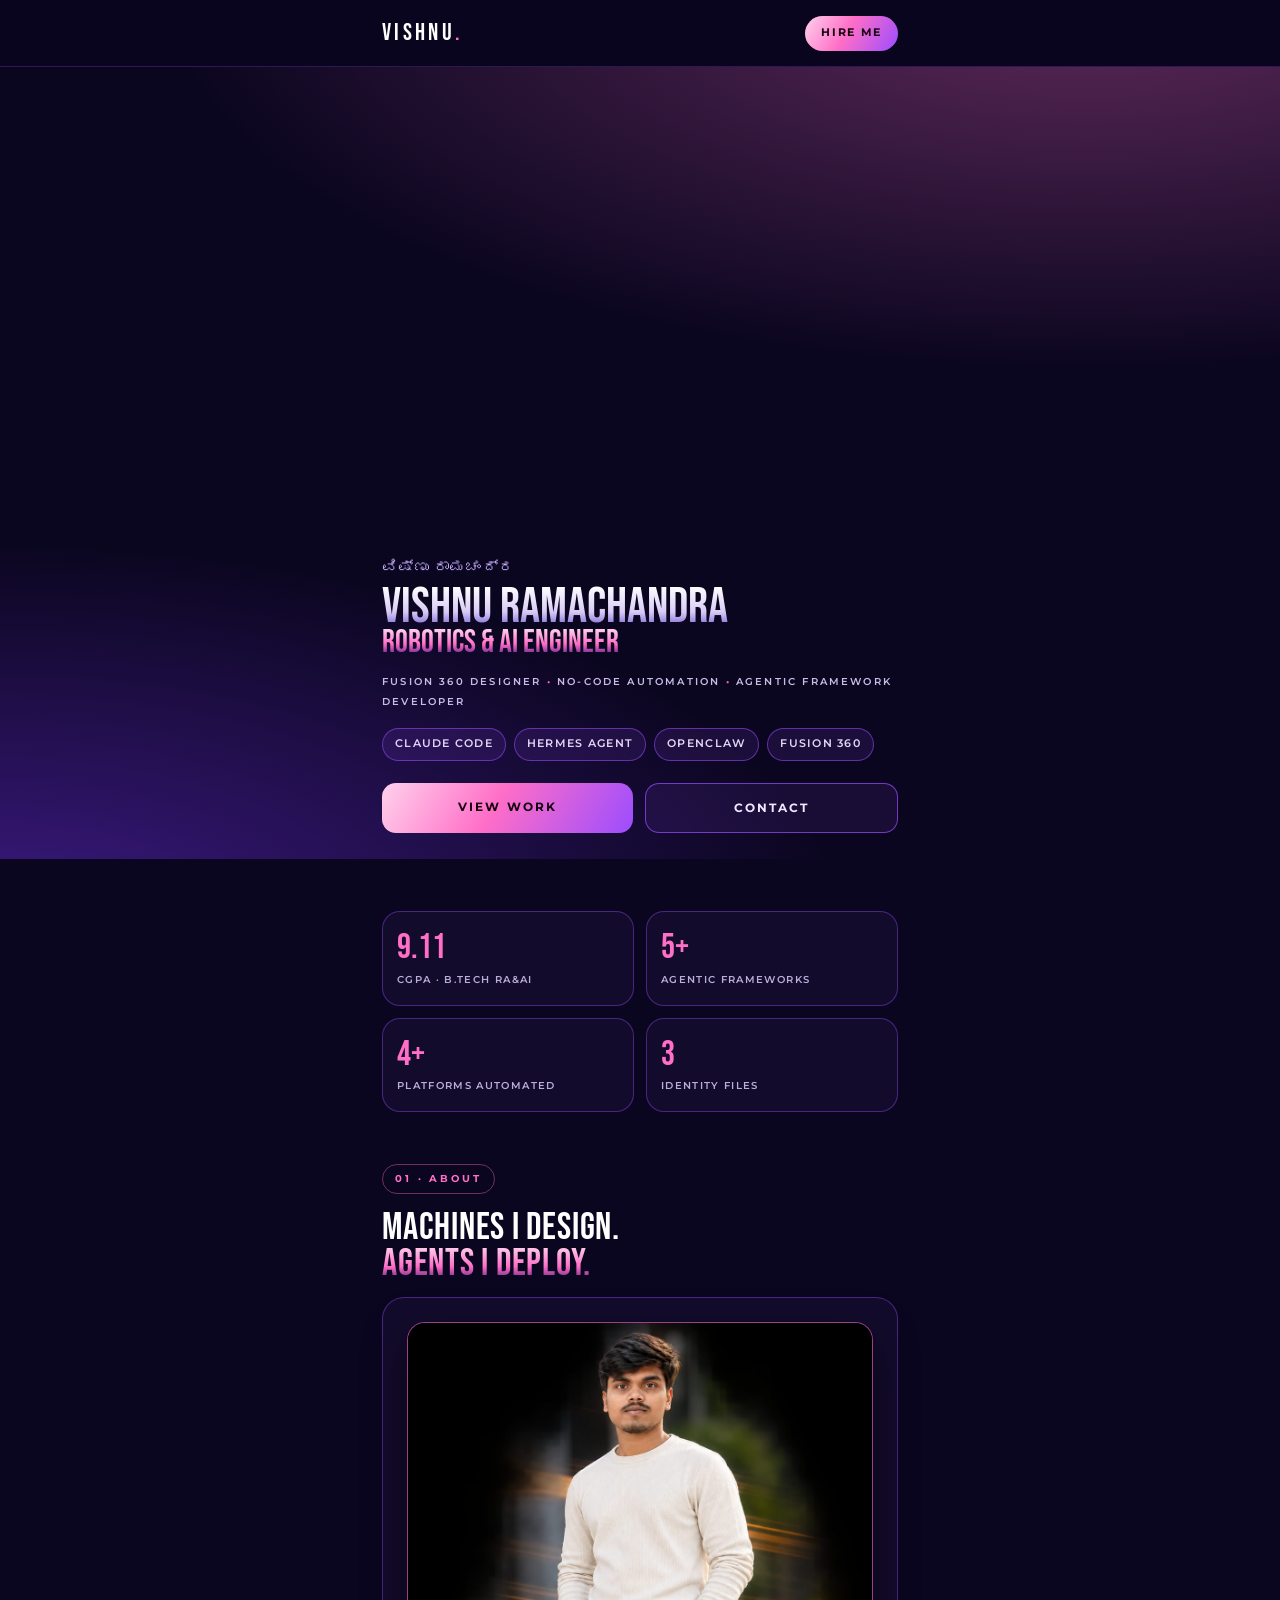
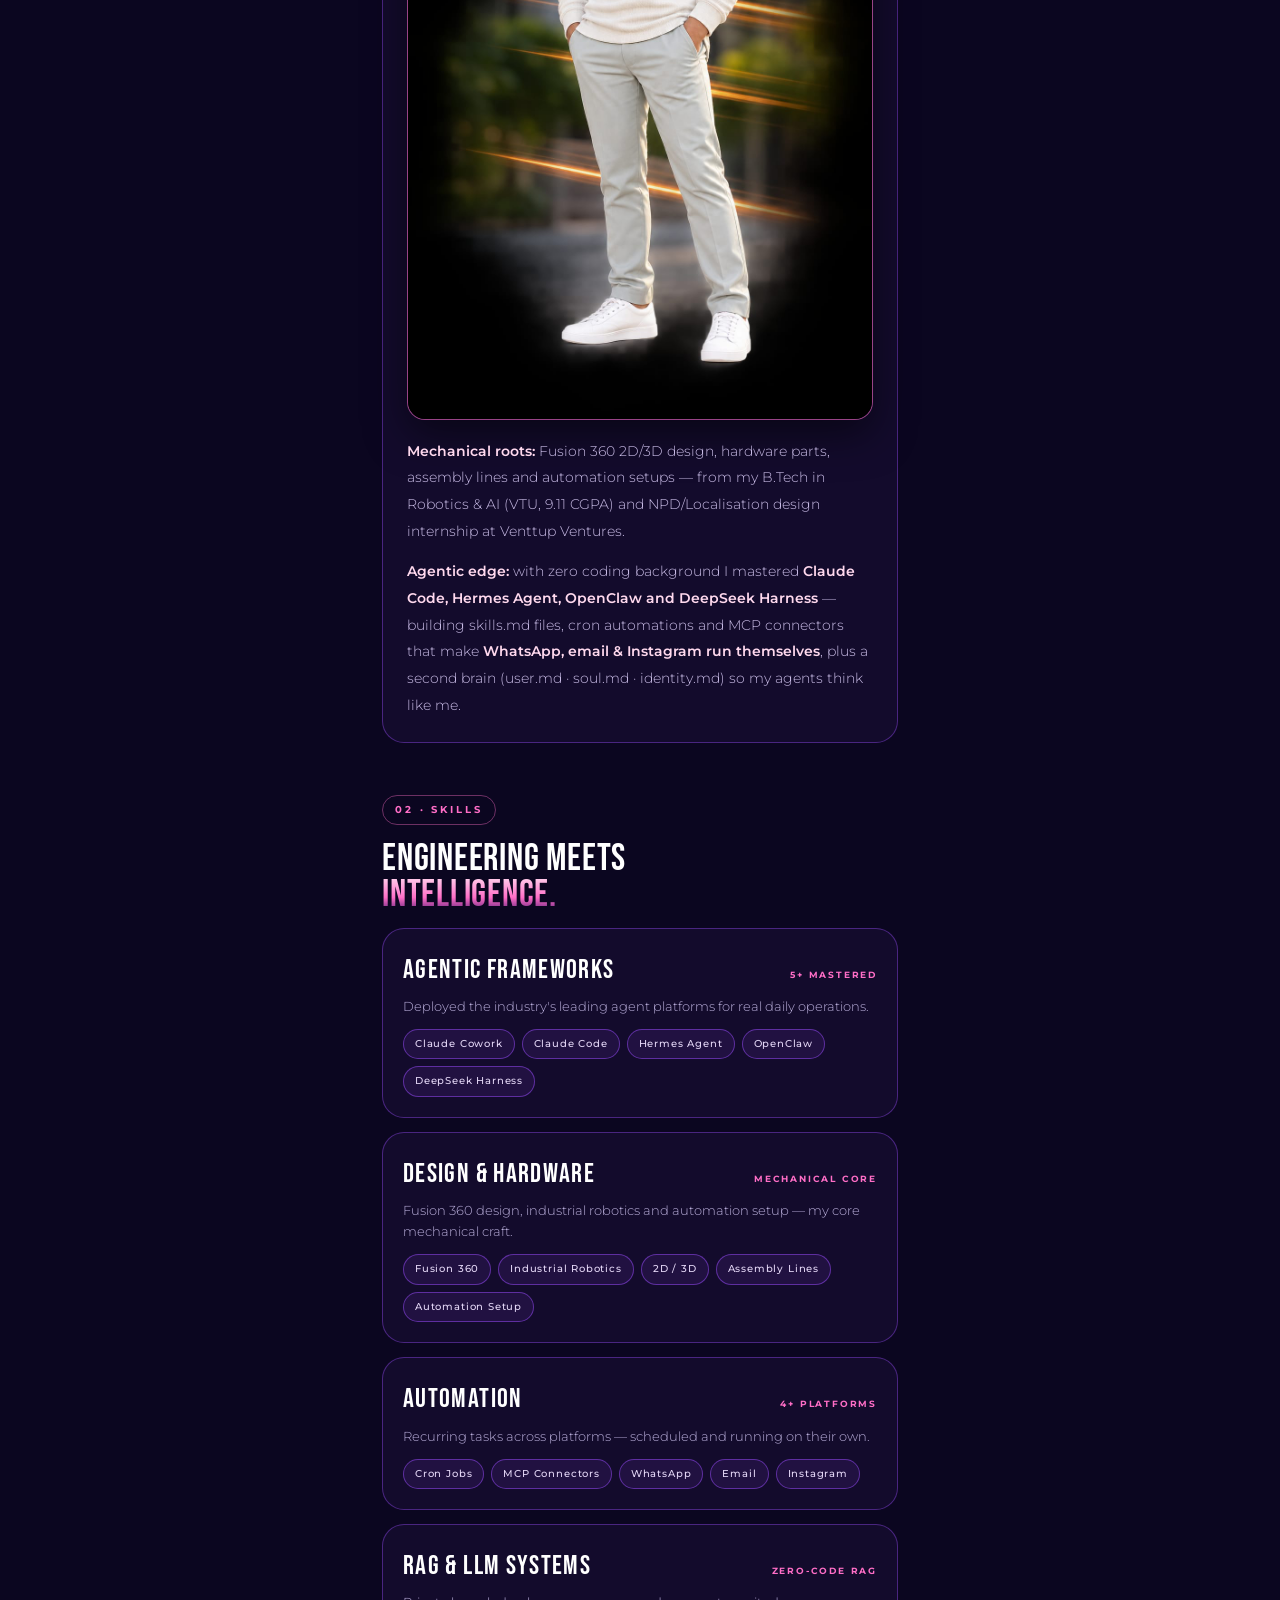
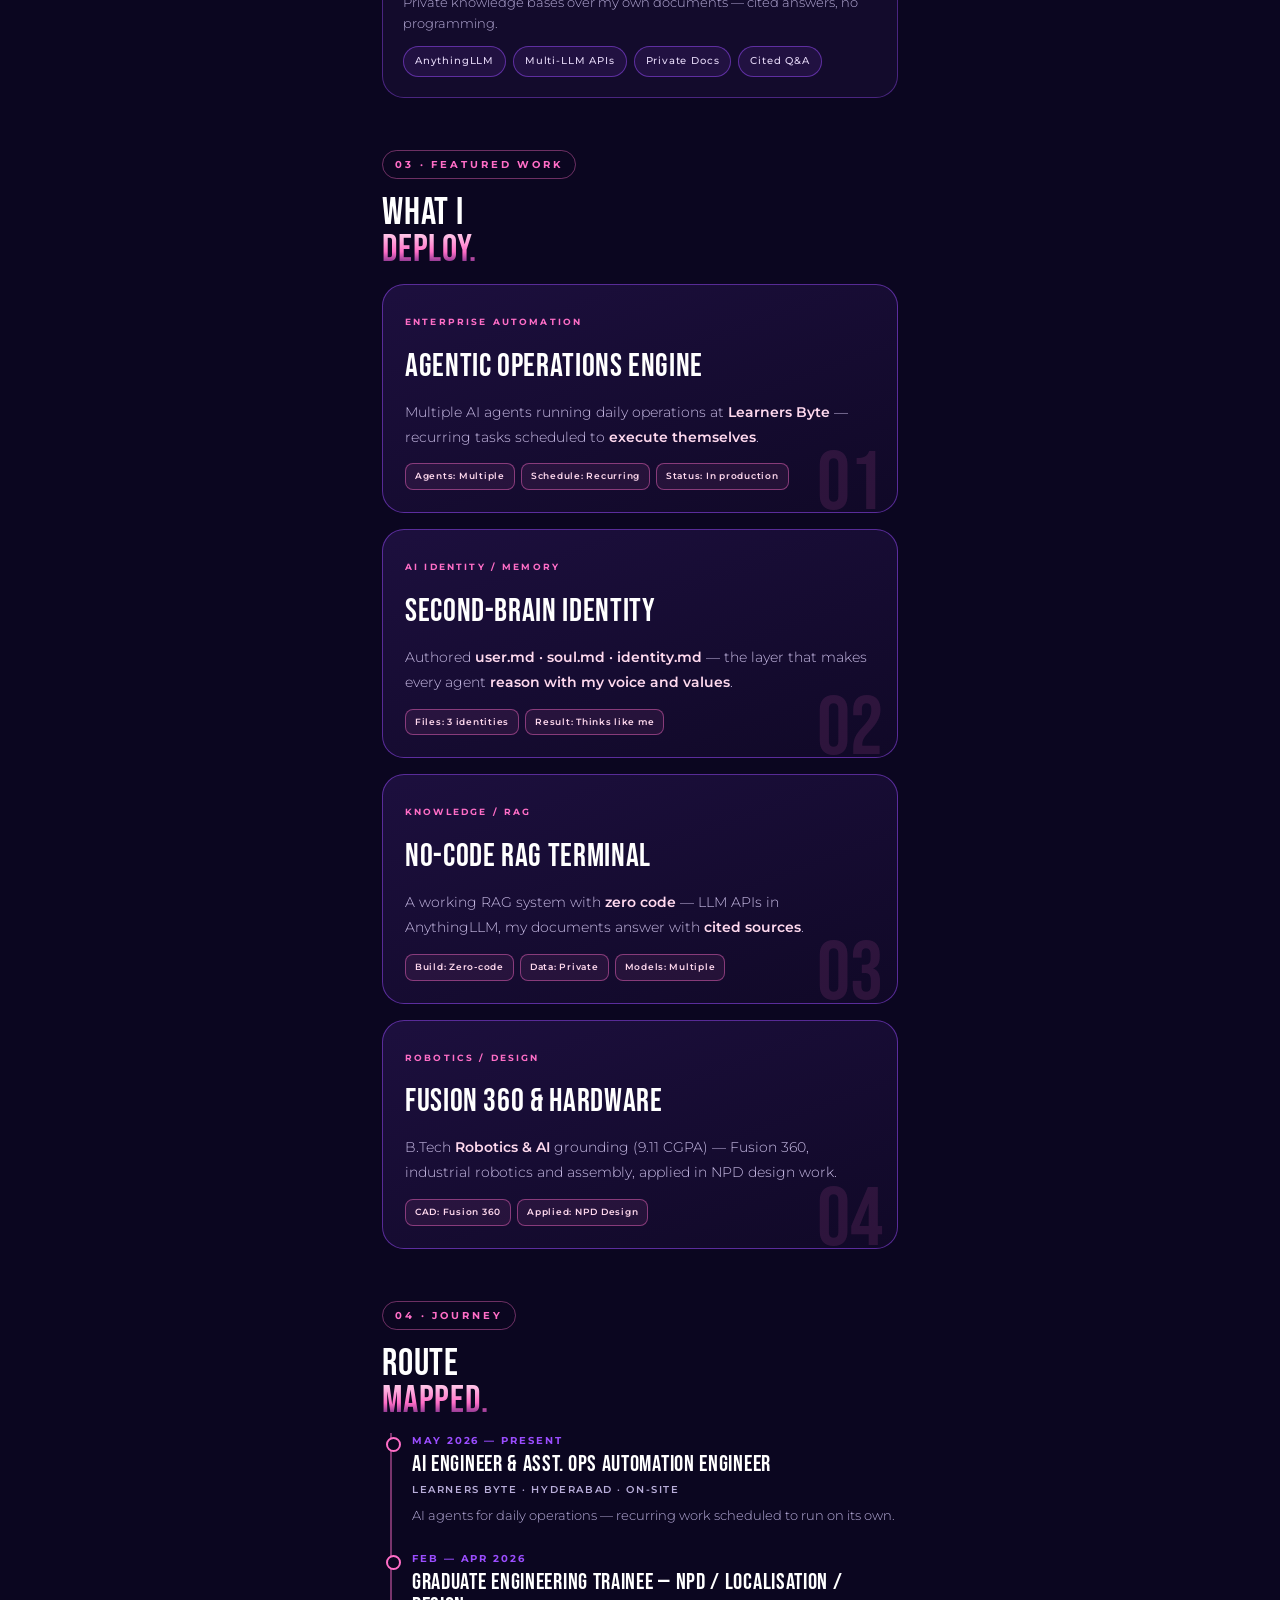
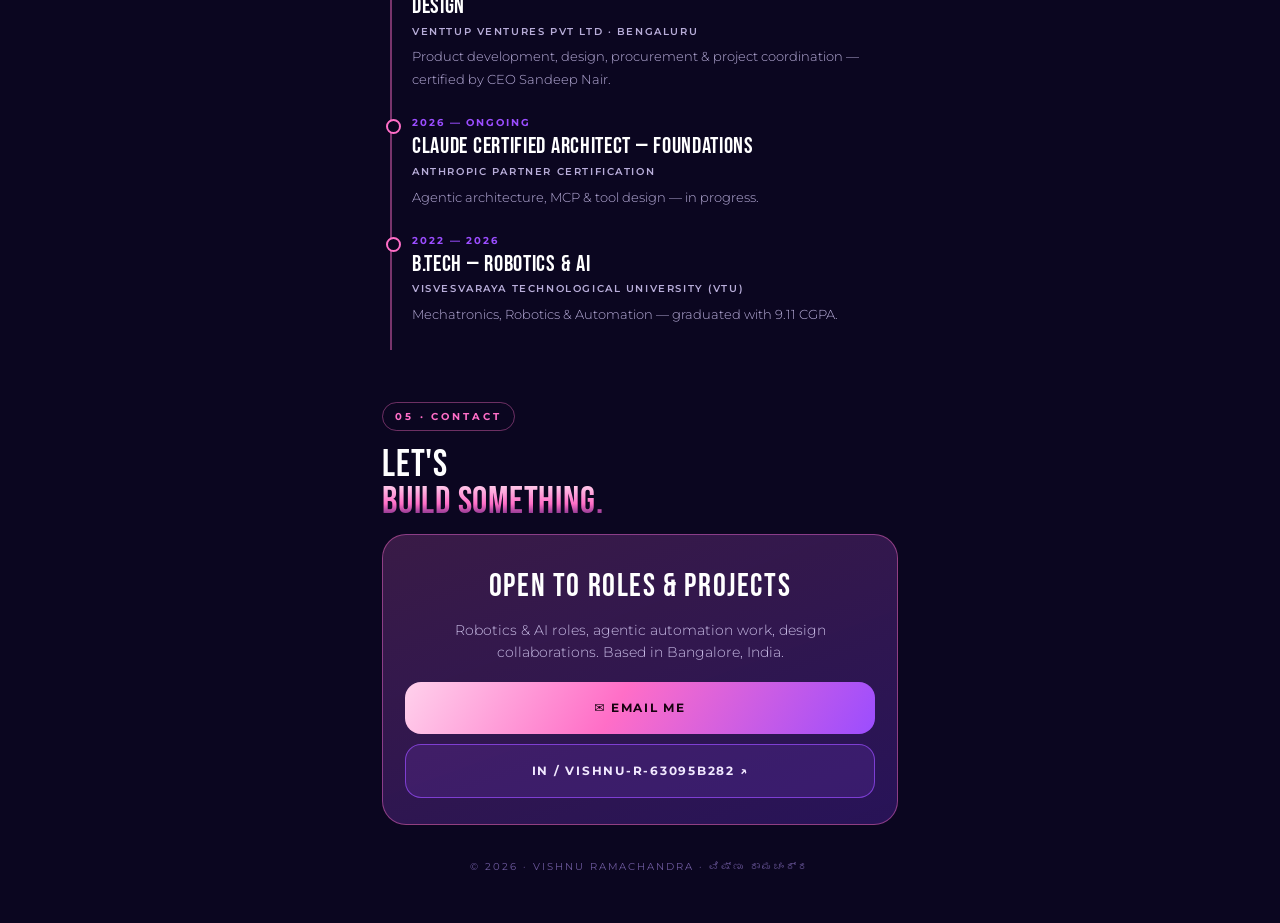
<file: mobile/index.html>
<!DOCTYPE html>
<html lang="en">
<head>
<meta charset="UTF-8"/>
<meta name="viewport" content="width=device-width, initial-scale=1.0, viewport-fit=cover"/>
<meta name="theme-color" content="#0B0620"/>
<title>Vishnu Ramachandra — Robotics & AI Engineer</title>
<link rel="preconnect" href="https://fonts.googleapis.com">
<link rel="preconnect" href="https://fonts.gstatic.com" crossorigin>
<link href="https://fonts.googleapis.com/css2?family=Bebas+Neue&family=Montserrat:wght@300;400;500;600;700&display=swap" rel="stylesheet">
<style>
  *{box-sizing:border-box;margin:0;padding:0;-webkit-tap-highlight-color:transparent}
  html{-webkit-text-size-adjust:100%;scroll-behavior:smooth}
  body{font-family:'Montserrat',system-ui,sans-serif;background:#0B0620;color:#EDE6F8;
       overflow-x:hidden;padding-bottom:110px;line-height:1.6}
  ::selection{background:#C9B0FF;color:#0B0620}
  b{color:#FFD9EE;font-weight:600}
  a{text-decoration:none;color:inherit}
  img{max-width:100%;display:block}
  .wrap{padding:0 22px;max-width:560px;margin:0 auto}
  .serif{font-family:'Bebas Neue','Arial Narrow',sans-serif}

  /* top bar */
  header{position:sticky;top:0;z-index:50;background:rgba(11,6,32,.85);backdrop-filter:blur(14px);
         -webkit-backdrop-filter:blur(14px);border-bottom:1px solid rgba(155,77,255,.25)}
  .hbar{display:flex;justify-content:space-between;align-items:center;padding:14px 22px;max-width:560px;margin:0 auto}
  .logo{font-family:'Bebas Neue',sans-serif;font-size:1.5rem;letter-spacing:.14em;color:#fff}
  .logo em{font-style:normal;color:#FF6EC7}
  .hire{font-size:.66rem;font-weight:700;letter-spacing:.16em;text-transform:uppercase;color:#15020f;
        background:linear-gradient(120deg,#FFD1EC,#FF6EC7 45%,#9B4DFF);padding:9px 16px;border-radius:999px}

  section{padding:44px 0 8px}
  .eyebrow{display:inline-block;font-size:.6rem;font-weight:700;letter-spacing:.3em;text-transform:uppercase;
           color:#FF6EC7;border:1px solid rgba(255,110,199,.4);padding:6px 12px;border-radius:999px;margin-bottom:16px}
  h2.t{font-family:'Bebas Neue',sans-serif;font-weight:400;font-size:2.4rem;line-height:.95;letter-spacing:.02em;
       text-transform:uppercase;color:#fff;margin-bottom:8px}
  h2.t span{display:block;background:linear-gradient(to bottom,#FFD1EC,#FF6EC7 55%,#4A1570);
            -webkit-background-clip:text;background-clip:text;color:transparent}
  .sub{color:#B9AEDA;font-size:.86rem;font-weight:300}

  /* hero cover */
  .cover{min-height:88vh;display:flex;flex-direction:column;justify-content:flex-end;position:relative;
         background:radial-gradient(120% 80% at 85% -10%,rgba(255,110,199,.35),transparent 60%),
                    radial-gradient(120% 90% at 0% 110%,rgba(123,50,255,.45),transparent 55%),#0B0620;
         padding:70px 0 26px;overflow:hidden}
  .cover .kan{font-size:.95rem;letter-spacing:.08em;color:#C9B0FF;margin-bottom:6px}
  .cover h1{font-family:'Bebas Neue',sans-serif;font-weight:400;line-height:.86;text-transform:uppercase;user-select:none}
  .cover h1 .a{display:block;font-size:3.1rem;color:#fff;background:linear-gradient(to bottom,#fff,#D8CBF5 60%,#6E5AD0);
               -webkit-background-clip:text;background-clip:text;color:transparent}
  .cover h1 .b{display:block;font-size:2rem;color:transparent;background:linear-gradient(to bottom,#FFD1EC,#FF6EC7 55%,#5A1D8A);
               -webkit-background-clip:text;background-clip:text}
  .cover .role{margin-top:16px;font-size:.62rem;font-weight:600;letter-spacing:.22em;text-transform:uppercase;
               color:#C9BCE6;line-height:2}
  .cover .role i{color:#FF6EC7;font-style:normal}
  .chips{display:flex;flex-wrap:wrap;gap:8px;margin-top:16px}
  .chip{font-size:.66rem;font-weight:600;letter-spacing:.12em;text-transform:uppercase;color:#E3D6F5;
        border:1px solid rgba(155,77,255,.55);background:rgba(155,77,255,.12);padding:7px 12px;border-radius:999px}
  .cta-row{display:flex;gap:12px;margin-top:22px}
  .btn{flex:1;text-align:center;font-size:.72rem;font-weight:700;letter-spacing:.18em;text-transform:uppercase;
       padding:15px 10px;border-radius:14px}
  .btn.f{color:#15020f;background:linear-gradient(120deg,#FFD1EC,#FF6EC7 45%,#9B4DFF)}
  .btn.g{color:#F1E8FF;border:1px solid rgba(155,77,255,.7);background:rgba(155,77,255,.1)}
  .about-pic{margin-bottom:18px;border-radius:18px;overflow:hidden;border:1px solid rgba(255,110,199,.55);
             box-shadow:0 14px 40px rgba(0,0,0,.5);background:#1B1038}
  .about-pic img{width:100%;height:auto}

  /* stats */
  .stats{display:grid;grid-template-columns:1fr 1fr;gap:12px;margin-top:8px}
  .stat{background:rgba(22,13,48,.85);border:1px solid rgba(155,77,255,.4);border-radius:18px;padding:18px 14px}
  .stat b{font-family:'Bebas Neue',sans-serif;font-weight:400;font-size:2.2rem;color:#FF6EC7;display:block;line-height:1}
  .stat span{font-size:.6rem;font-weight:600;letter-spacing:.14em;text-transform:uppercase;color:#B9AEDA;display:block;margin-top:6px}

  /* about card */
  .card{background:rgba(22,13,48,.85);border:1px solid rgba(155,77,255,.4);border-radius:22px;padding:24px;
        margin-top:14px}
  .card p{color:#C9BCE6;font-size:.9rem;font-weight:300;line-height:1.85}
  .card p+p{margin-top:14px}

  /* skills */
  .sk{background:rgba(22,13,48,.85);border:1px solid rgba(155,77,255,.4);border-radius:22px;padding:20px;margin-top:14px}
  .sk h3{font-family:'Bebas Neue',sans-serif;font-weight:400;font-size:1.7rem;letter-spacing:.05em;text-transform:uppercase;
         color:#fff;display:flex;justify-content:space-between;align-items:baseline;margin-bottom:4px}
  .sk h3 span{font-family:'Montserrat',sans-serif;font-size:.56rem;font-weight:700;letter-spacing:.2em;color:#FF6EC7}
  .sk .d{color:#B9AEDA;font-size:.82rem;font-weight:300;margin-bottom:12px}
  .sk .pills{display:flex;flex-wrap:wrap;gap:7px}
  .sk .pills span{font-size:.64rem;font-weight:500;letter-spacing:.08em;color:#E3D6F5;border:1px solid rgba(155,77,255,.5);
                  background:rgba(155,77,255,.1);padding:6px 11px;border-radius:999px}

  /* projects */
  .proj{background:linear-gradient(160deg,rgba(30,16,64,.95),rgba(17,9,40,.95));border:1px solid rgba(155,77,255,.5);
        border-radius:22px;padding:22px;margin-top:16px;position:relative;overflow:hidden}
  .proj .num{position:absolute;right:14px;bottom:-14px;font-family:'Bebas Neue',sans-serif;font-size:5.2rem;
             color:rgba(255,110,199,.12);line-height:1;pointer-events:none}
  .proj .tag{font-size:.56rem;font-weight:700;letter-spacing:.24em;text-transform:uppercase;color:#FF6EC7;
             font-family:'Montserrat',sans-serif}
  .proj h3{font-family:'Bebas Neue',sans-serif;font-weight:400;font-size:2rem;text-transform:uppercase;letter-spacing:.02em;
           color:#fff;margin:8px 0 8px}
  .proj p{color:#C9BCE6;font-size:.86rem;font-weight:300;line-height:1.8;margin-bottom:14px}
  .proj .m{display:flex;flex-wrap:wrap;gap:6px}
  .proj .m span{font-size:.58rem;font-weight:600;letter-spacing:.08em;color:#FFD9EE;
                border:1px solid rgba(255,110,199,.45);background:rgba(255,110,199,.08);padding:5px 9px;border-radius:8px}

  /* timeline */
  .tl{border-left:2px solid rgba(255,110,199,.45);margin:14px 0 0 8px;padding-left:20px}
  .tl-item{position:relative;padding:0 0 24px}
  .tl-item::before{content:"";position:absolute;left:-26.5px;top:4px;width:11px;height:11px;border-radius:50%;
                   background:#0B0620;border:2px solid #FF6EC7}
  .tl-item .when{font-size:.6rem;font-weight:700;letter-spacing:.2em;text-transform:uppercase;color:#9B4DFF;margin-bottom:4px}
  .tl-item h4{font-family:'Bebas Neue',sans-serif;font-weight:400;font-size:1.45rem;text-transform:uppercase;
              letter-spacing:.03em;color:#fff;line-height:1.05}
  .tl-item .org{font-size:.62rem;font-weight:600;letter-spacing:.16em;text-transform:uppercase;color:#B9AEDA;margin:5px 0 6px}
  .tl-item p{color:#B9AEDA;font-size:.84rem;font-weight:300;line-height:1.7}

  /* contact */
  .contact-card{background:linear-gradient(160deg,rgba(255,110,199,.16),rgba(123,50,255,.2)),rgba(22,13,48,.9);
                border:1px solid rgba(255,110,199,.45);border-radius:24px;padding:26px 22px;text-align:center;margin-top:14px}
  .contact-card h3{font-family:'Bebas Neue',sans-serif;font-weight:400;font-size:2rem;text-transform:uppercase;letter-spacing:.05em;color:#fff}
  .contact-card p{color:#C9BCE6;font-size:.85rem;font-weight:300;margin:8px 0 18px}
  .bigbtn{display:flex;align-items:center;justify-content:center;gap:10px;width:100%;padding:16px;border-radius:16px;
          font-size:.78rem;font-weight:700;letter-spacing:.14em;text-transform:uppercase;margin-top:10px}
  .bigbtn.mail{background:linear-gradient(120deg,#FFD1EC,#FF6EC7 45%,#9B4DFF);color:#15020f}
  .bigbtn.lin{border:1px solid rgba(155,77,255,.7);color:#F1E8FF;background:rgba(155,77,255,.14)}

  footer{text-align:center;padding:26px 22px 8px;color:#6E5A9E;font-size:.62rem;letter-spacing:.2em;text-transform:uppercase}

  /* fixed bottom action bar */
  .dock{position:fixed;left:0;right:0;bottom:0;z-index:60;display:flex;gap:10px;padding:10px 14px calc(10px + env(safe-area-inset-bottom));
        background:rgba(11,6,32,.92);backdrop-filter:blur(16px);-webkit-backdrop-filter:blur(16px);
        border-top:1px solid rgba(155,77,255,.3)}
  .dock a{flex:1;text-align:center;padding:13px 6px;border-radius:13px;font-size:.66rem;font-weight:700;
          letter-spacing:.14em;text-transform:uppercase}
  .dock .d1{background:linear-gradient(120deg,#FFD1EC,#FF6EC7 45%,#9B4DFF);color:#15020f}
  .dock .d2{border:1px solid rgba(255,110,199,.55);color:#F1E8FF}

  /* reveal */
  .rv{opacity:0;transform:translateY(18px);transition:opacity .7s ease,transform .8s cubic-bezier(.16,1,.3,1)}
  .rv.in{opacity:1;transform:none}

  @media(min-width:600px){body{padding-bottom:40px}.dock{display:none}}
</style>
</head>
<body>

<header>
  <div class="hbar">
    <span class="logo">VISHNU<em>.</em></span>
    <a class="hire" href="mailto:nothingsvishnu@gmail.com">Hire Me</a>
  </div>
</header>

<!-- ============ COVER ============ -->
<div class="cover">
  <div class="wrap">
    <p class="kan serif">ವಿಷ್ಣು ರಾಮಚಂದ್ರ</p>
    <h1>
      <span class="a">VISHNU RAMACHANDRA</span>
      <span class="b">ROBOTICS &amp; AI ENGINEER</span>
    </h1>
    <p class="role">FUSION 360 DESIGNER <i>•</i> NO-CODE AUTOMATION <i>•</i> AGENTIC FRAMEWORK DEVELOPER</p>
    <div class="chips">
      <span class="chip">Claude Code</span><span class="chip">Hermes Agent</span>
      <span class="chip">OpenClaw</span><span class="chip">Fusion 360</span>
    </div>
    <div class="cta-row">
      <a class="btn f" href="#work">VIEW WORK</a>
      <a class="btn g" href="#contact">CONTACT</a>
    </div>
  </div>
</div>

<!-- ============ STATS ============ -->
<div class="wrap">
  <section>
    <div class="stats">
      <div class="stat rv"><b>9.11</b><span>CGPA · B.Tech RA&amp;AI</span></div>
      <div class="stat rv"><b>5+</b><span>Agentic Frameworks</span></div>
      <div class="stat rv"><b>4+</b><span>Platforms Automated</span></div>
      <div class="stat rv"><b>3</b><span>Identity Files</span></div>
    </div>
  </section>

  <!-- ============ ABOUT ============ -->
  <section id="about">
    <span class="eyebrow rv">01 · About</span>
    <h2 class="t rv">Machines I design.<span>Agents I deploy.</span></h2>
    <div class="card rv">
      <div class="about-pic"><img src="../images/photo-1.jpg" alt="Vishnu Ramachandra"/></div>
      <p><b>Mechanical roots:</b> Fusion 360 2D/3D design, hardware parts, assembly lines and automation setups — from my B.Tech in Robotics &amp; AI (VTU, 9.11 CGPA) and NPD/Localisation design internship at Venttup Ventures.</p>
      <p><b>Agentic edge:</b> with zero coding background I mastered <b>Claude Code, Hermes Agent, OpenClaw and DeepSeek Harness</b> — building skills.md files, cron automations and MCP connectors that make <b>WhatsApp, email &amp; Instagram run themselves</b>, plus a second brain (user.md · soul.md · identity.md) so my agents think like me.</p>
    </div>
  </section>

  <!-- ============ SKILLS ============ -->
  <section id="skills">
    <span class="eyebrow rv">02 · Skills</span>
    <h2 class="t rv">Engineering meets<span>intelligence.</span></h2>

    <div class="sk rv">
      <h3>Agentic Frameworks <span>5+ MASTERED</span></h3>
      <p class="d">Deployed the industry's leading agent platforms for real daily operations.</p>
      <div class="pills"><span>Claude Cowork</span><span>Claude Code</span><span>Hermes Agent</span><span>OpenClaw</span><span>DeepSeek Harness</span></div>
    </div>
    <div class="sk rv">
      <h3>Design &amp; Hardware <span>MECHANICAL CORE</span></h3>
      <p class="d">Fusion 360 design, industrial robotics and automation setup — my core mechanical craft.</p>
      <div class="pills"><span>Fusion 360</span><span>Industrial Robotics</span><span>2D / 3D</span><span>Assembly Lines</span><span>Automation Setup</span></div>
    </div>
    <div class="sk rv">
      <h3>Automation <span>4+ PLATFORMS</span></h3>
      <p class="d">Recurring tasks across platforms — scheduled and running on their own.</p>
      <div class="pills"><span>Cron Jobs</span><span>MCP Connectors</span><span>WhatsApp</span><span>Email</span><span>Instagram</span></div>
    </div>
    <div class="sk rv">
      <h3>RAG &amp; LLM Systems <span>ZERO-CODE RAG</span></h3>
      <p class="d">Private knowledge bases over my own documents — cited answers, no programming.</p>
      <div class="pills"><span>AnythingLLM</span><span>Multi-LLM APIs</span><span>Private Docs</span><span>Cited Q&amp;A</span></div>
    </div>
  </section>

  <!-- ============ PROJECTS ============ -->
  <section id="work">
    <span class="eyebrow rv">03 · Featured Work</span>
    <h2 class="t rv">What I<span>deploy.</span></h2>

    <div class="proj rv">
      <span class="num">01</span>
      <span class="tag">Enterprise Automation</span>
      <h3>Agentic Operations Engine</h3>
      <p>Multiple AI agents running daily operations at <b>Learners Byte</b> — recurring tasks scheduled to <b>execute themselves</b>.</p>
      <div class="m"><span>Agents: Multiple</span><span>Schedule: Recurring</span><span>Status: In production</span></div>
    </div>

    <div class="proj rv">
      <span class="num">02</span>
      <span class="tag">AI Identity / Memory</span>
      <h3>Second-Brain Identity</h3>
      <p>Authored <b>user.md · soul.md · identity.md</b> — the layer that makes every agent <b>reason with my voice and values</b>.</p>
      <div class="m"><span>Files: 3 identities</span><span>Result: Thinks like me</span></div>
    </div>

    <div class="proj rv">
      <span class="num">03</span>
      <span class="tag">Knowledge / RAG</span>
      <h3>No-Code RAG Terminal</h3>
      <p>A working RAG system with <b>zero code</b> — LLM APIs in AnythingLLM, my documents answer with <b>cited sources</b>.</p>
      <div class="m"><span>Build: Zero-code</span><span>Data: Private</span><span>Models: Multiple</span></div>
    </div>

    <div class="proj rv">
      <span class="num">04</span>
      <span class="tag">Robotics / Design</span>
      <h3>Fusion 360 &amp; Hardware</h3>
      <p>B.Tech <b>Robotics &amp; AI</b> grounding (9.11 CGPA) — Fusion 360, industrial robotics and assembly, applied in NPD design work.</p>
      <div class="m"><span>CAD: Fusion 360</span><span>Applied: NPD Design</span></div>
    </div>
  </section>

  <!-- ============ EXPERIENCE ============ -->
  <section id="experience">
    <span class="eyebrow rv">04 · Journey</span>
    <h2 class="t rv">Route<span>mapped.</span></h2>
    <div class="tl">
      <div class="tl-item rv">
        <div class="when">May 2026 — Present</div>
        <h4>AI Engineer &amp; Asst. Ops Automation Engineer</h4>
        <div class="org">Learners Byte · Hyderabad · On-site</div>
        <p>AI agents for daily operations — recurring work scheduled to run on its own.</p>
      </div>
      <div class="tl-item rv">
        <div class="when">Feb — Apr 2026</div>
        <h4>Graduate Engineering Trainee — NPD / Localisation / Design</h4>
        <div class="org">Venttup Ventures Pvt Ltd · Bengaluru</div>
        <p>Product development, design, procurement &amp; project coordination — certified by CEO Sandeep Nair.</p>
      </div>
      <div class="tl-item rv">
        <div class="when">2026 — Ongoing</div>
        <h4>Claude Certified Architect — Foundations</h4>
        <div class="org">Anthropic Partner Certification</div>
        <p>Agentic architecture, MCP &amp; tool design — in progress.</p>
      </div>
      <div class="tl-item rv">
        <div class="when">2022 — 2026</div>
        <h4>B.Tech — Robotics &amp; AI</h4>
        <div class="org">Visvesvaraya Technological University (VTU)</div>
        <p>Mechatronics, Robotics &amp; Automation — graduated with 9.11 CGPA.</p>
      </div>
    </div>
  </section>

  <!-- ============ CONTACT ============ -->
  <section id="contact">
    <span class="eyebrow rv">05 · Contact</span>
    <h2 class="t rv">Let's<span>build something.</span></h2>
    <div class="contact-card rv">
      <h3>Open to roles &amp; projects</h3>
      <p>Robotics &amp; AI roles, agentic automation work, design collaborations. Based in Bangalore, India.</p>
      <a class="bigbtn mail" href="mailto:nothingsvishnu@gmail.com">✉ Email Me</a>
      <a class="bigbtn lin" href="https://www.linkedin.com/in/vishnu-r-63095b282" target="_blank" rel="noopener">in / vishnu-r-63095b282 ↗</a>
    </div>
  </section>

  <footer>© 2026 · Vishnu Ramachandra · ವಿಷ್ಣು ರಾಮಚಂದ್ರ</footer>
</div>

<!-- fixed dock -->
<div class="dock">
  <a class="d1" href="mailto:nothingsvishnu@gmail.com">✉ Email</a>
  <a class="d2" href="https://www.linkedin.com/in/vishnu-r-63095b282" target="_blank" rel="noopener">in LinkedIn</a>
</div>

<script>
  var io=new IntersectionObserver(function(es){es.forEach(function(e){
    if(e.isIntersecting){e.target.classList.add('in');io.unobserve(e.target)}})},
    {threshold:.06,rootMargin:'0px 0px -20px 0px'});
  document.querySelectorAll('.rv').forEach(function(el){io.observe(el)});
</script>
</body>
</html>
</file>
